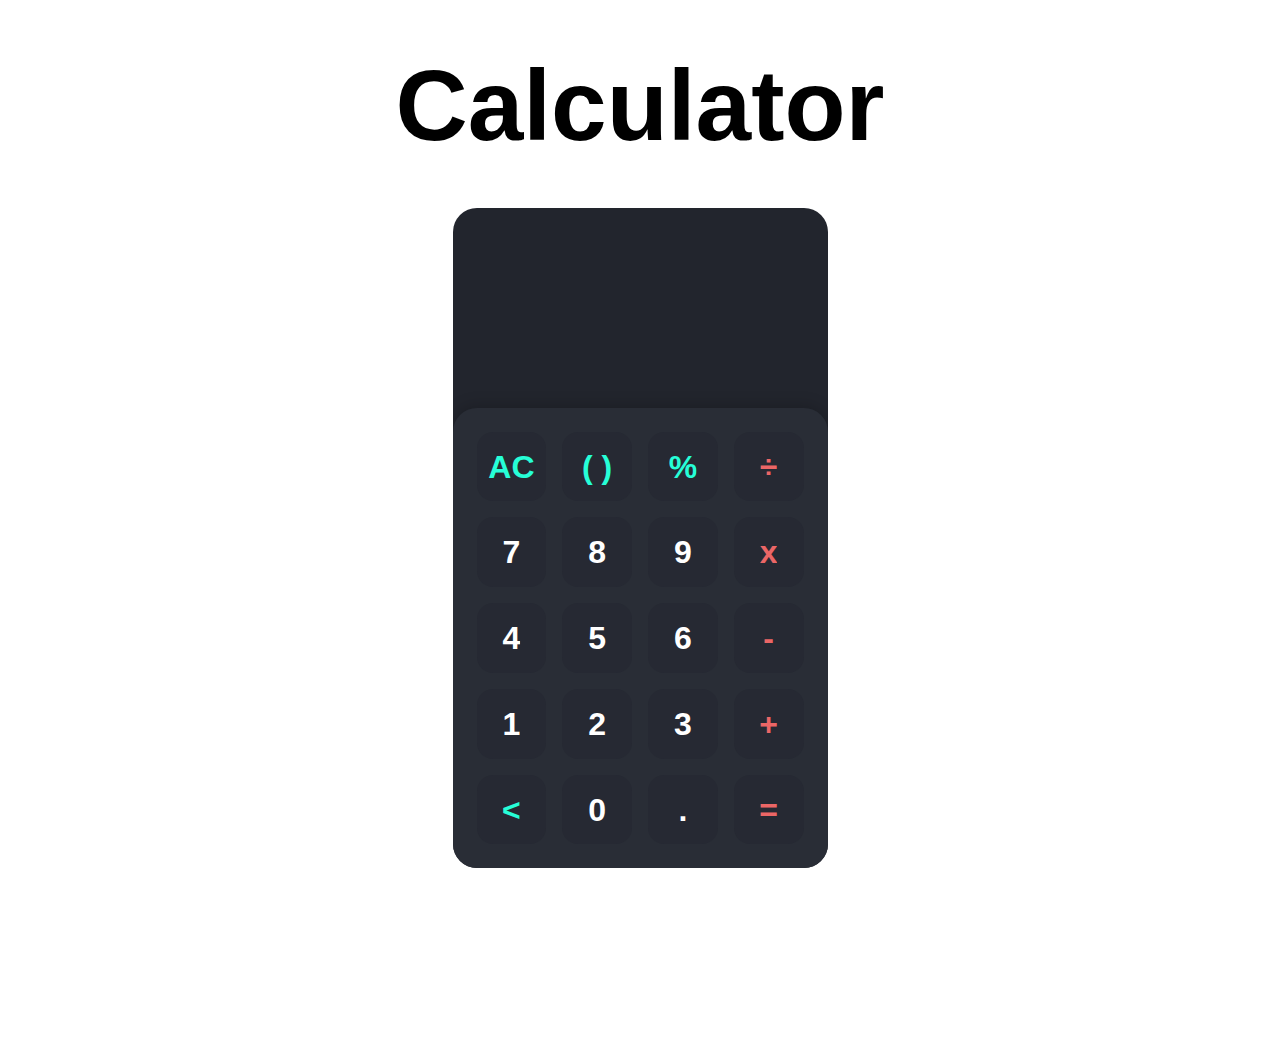
<file: Task - 01/Calculator/index.html>
<!DOCTYPE html>
<html lang="en">

<head>
    <meta charset="UTF-8">
    <meta http-equiv="X-UA-Compatible" content="IE=edge">
    <meta name="viewport" content="width=device-width, initial-scale=1.0">
    <link rel="shortcut icon" type="image/png" href="Images/calculator.png" />
    <title>Calculator</title>
    <link rel="stylesheet" href="main.css" />
</head>

<body>
    <H1>Calculator</H1>
    <div class="app">

        <div class="calculator">

            <div class="display">
                <div class="content">
                    <div class="input"></div>
                    <div class="output"></div>
                </div>
            </div>

            <div class="keys">

                <div data-key="clear" class="key action">
                    <span>AC</span>
                </div>

                <div data-key="brackets" class="key action">
                    <span>( )</span>
                </div>

                <div data-key="%" class="key action">
                    <span>%</span>
                </div>

                <div data-key="/" class="key operator">
                    <span>÷</span>
                </div>

                <div data-key="7" class="key">
                    <span>7</span>
                </div>

                <div data-key="8" class="key">
                    <span>8</span>
                </div>

                <div data-key="9" class="key">
                    <span>9</span>
                </div>

                <div data-key="*" class="key operator">
                    <span>x</span>
                </div>

                <div data-key="4" class="key">
                    <span>4</span>
                </div>

                <div data-key="5" class="key">
                    <span>5</span>
                </div>

                <div data-key="6" class="key">
                    <span>6</span>
                </div>

                <div data-key="-" class="key operator">
                    <span>-</span>
                </div>

                <div data-key="1" class="key">
                    <span>1</span>
                </div>

                <div data-key="2" class="key">
                    <span>2</span>
                </div>

                <div data-key="3" class="key">
                    <span>3</span>
                </div>

                <div data-key="+" class="key operator">
                    <span>+</span>
                </div>

                <div data-key="backspace" class="key action">
                    <span>&lt;</span>
                </div>

                <div data-key="0" class="key">
                    <span>0</span>
                </div>

                <div data-key="." class="key">
                    <span>.</span>
                </div>

                <div data-key="=" class="key operator">
                    <span>=</span>
                </div>
            </div>

        </div>

    </div>

    <script src="main.js"></script>
</body>

</html>
</file>
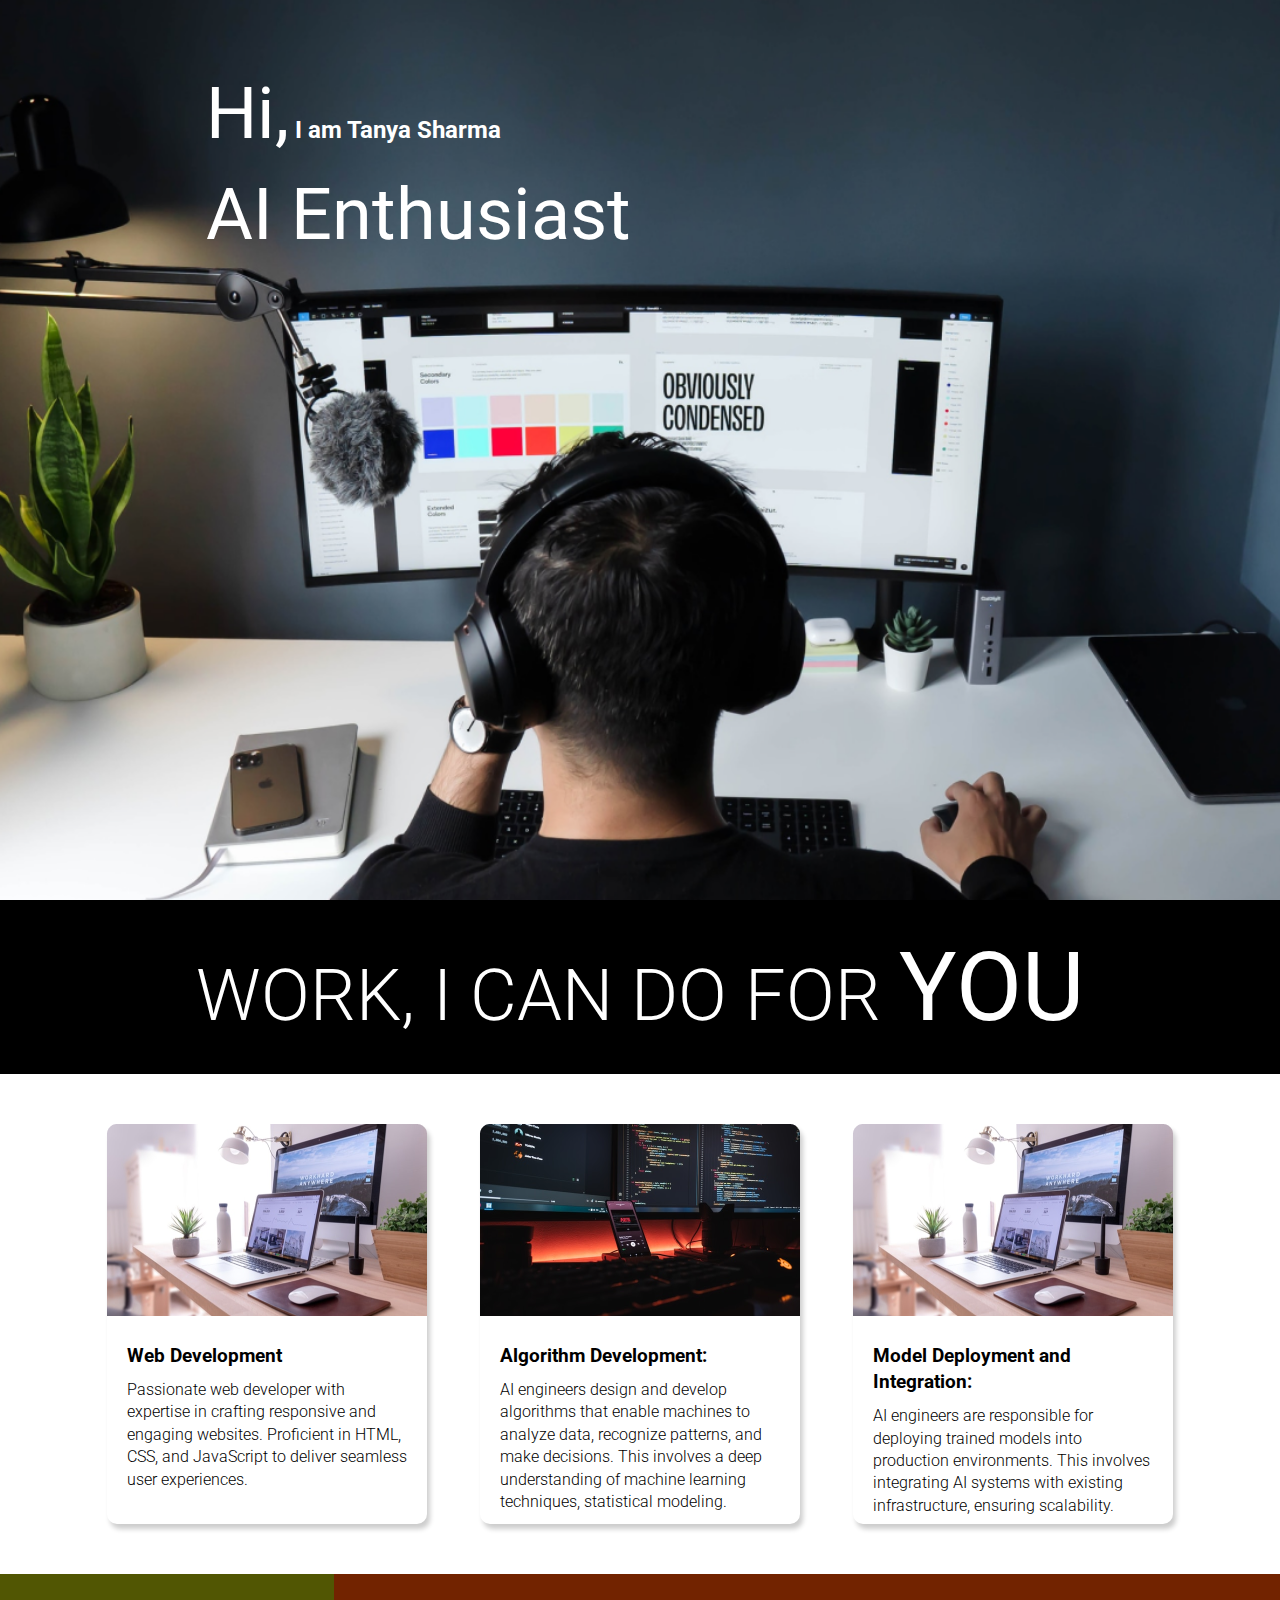
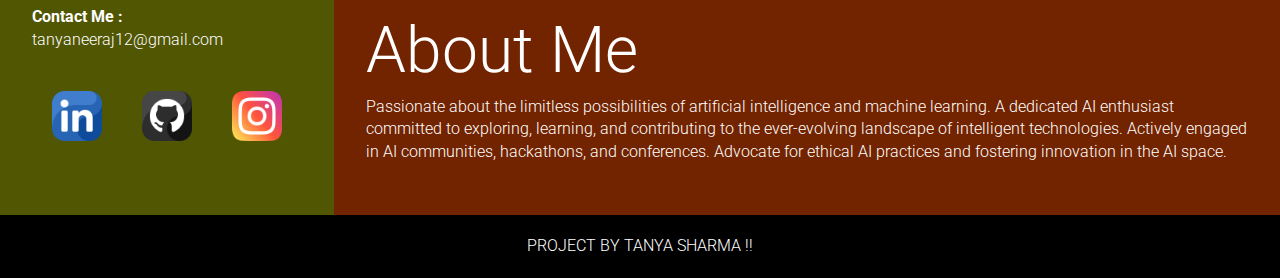
<file: Task - 01/Landing Page/index.html>
<!DOCTYPE html>
<html lang="en">

<head>
    <meta charset="UTF-8" />
    <meta http-equiv="X-UA-Compatible" content="IE=edge" />
    <meta name="viewport" content="width=device-width, initial-scale=1.0" />
    <title>Developer | Landing Page</title>
    <link rel="stylesheet" href="style.css" />
</head>

<body>
    <section class="hero_section">
        <div class="text_container">
            <h2><span class="lg_text">Hi,</span> I am Tanya Sharma</h2>
            <h1 class="lg_text">AI Enthusiast</h1>
        </div>
    </section>
    <section class="black_box">
        <h2>WORK, I CAN DO FOR <span>YOU</span></h2>
    </section>
    <section class="work">
        <div class="grid_item">
            <div class="card">
                <div class="image_container">
                    <img src="images/web.png" alt="web development" />
                </div>
                <div class="card_content">
                    <h3>Web Development</h3>
                    <p>
                        Passionate web developer with expertise in crafting responsive and engaging websites. Proficient in HTML, CSS, and JavaScript to deliver seamless user experiences.
                    </p>
                </div>
            </div>
        </div>
        <div class="grid_item">
            <div class="card">
                <div class="image_container">
                    <img src="images/mobile.png" alt="app development" />
                </div>
                <div class="card_content">
                    <h3>Algorithm Development:</h3>
                    <p>
                        AI engineers design and develop algorithms that enable machines to analyze data, recognize patterns, and make decisions. This involves a deep understanding of machine learning techniques, statistical modeling.
                    </p>
                </div>
            </div>
        </div>
        <div class="grid_item">
            <div class="card">
                <div class="image_container">
                    <img src="images/web.png" alt="web development" />
                </div>
                <div class="card_content">
                    <h3>Model Deployment and Integration:</h3>
                    <p>
                        AI engineers are responsible for deploying trained models into production environments. This involves integrating AI systems with existing infrastructure, ensuring scalability.
                    </p>
                </div>
            </div>
        </div>
    </section>
    <section class="bottom_section">
        <div class="contact">
            <h4>Contact Me : </h4>

            <p>tanyaneeraj12@gmail.com</p>
            <ul class="social-icons">
                <li>

                    <a href="https://www.linkedin.com/in/tanya-sharma-239002254/"><img src="images/linkedin.png" alt="linkedin" class="icons"></a>
                </li>
                <li>
                    <a href="https://github.com/TANYASHARMA2226"><img src="images/github.png" alt="github" class="icons"></a>
                </li>
                <li>
                    <a href="https://www.instagram.com/t.a.n.y.a._204/"><img src="images/instagram.png" alt="instagram" class="icons"></a>
                </li>
            </ul>
        </div>
        <div class="about">
            <h2>About Me</h2>
            <p>
                Passionate about the limitless possibilities of artificial intelligence and machine learning. A dedicated AI enthusiast committed to exploring, learning, and contributing to the ever-evolving landscape of intelligent technologies.
                Actively engaged in AI communities, hackathons, and conferences. Advocate for ethical AI practices and fostering innovation in the AI space.
            </p>

        </div>
    </section>
    <footer>Project By Tanya Sharma !!</footer>
</body>

</html>
</file>
<file: Task - 01/Calculator/main.css>
* {
    margin: 0;
    padding: 0;
    box-sizing: border-box;
    font-family: sans-serif;
    overflow-y: hidden;
}

.app {
    display: flex;
    justify-content: center;
    align-items: center;
    height: 100vh;
}

.calculator {
    background-color: #22252D;
    width: 100%;
    max-width: 375px;
    min-height: 640px;
    display: flex;
    flex-direction: column;
    border-radius: 1.5rem;
    overflow: hidden;
    margin-top: -150px;
}

.display {
    min-height: 200px;
    padding: 1.5rem;
    display: flex;
    justify-content: flex-end;
    align-items: flex-end;
    color: white;
    text-align: right;
    flex: 1 1 0%;
}

.display .content {
    display: flex;
    flex-direction: column;
    justify-content: flex-end;
    width: 100%;
    max-width: 100%;
    overflow: auto;
}

.display .input {
    width: 100%;
    font-size: 1.25rem;
    margin-bottom: 0.5rem;
}

.display .output {
    font-size: 3rem;
    font-weight: 700;
    width: 100%;
    white-space: nowrap;
}

.display .operator {
    color: #EB6666;
}

.display .brackets,
.display .percent {
    color: #26FED7;
}

.keys {
    background-color: #292D36;
    padding: 1.5rem;
    border-radius: 1.5rem 1.5rem 0 0;
    display: grid;
    grid-template-columns: repeat(4, 1fr);
    grid-template-rows: repeat(5, 1fr);
    grid-gap: 1rem;
    box-shadow: 0px -2px 16px rgba(0, 0, 0, 0.2);
}

.keys .key {
    position: relative;
    cursor: pointer;
    display: block;
    height: 0;
    padding-top: 100%;
    background-color: #262933;
    border-radius: 1rem;
    transition: 0.2s;
}

.keys .key span {
    position: absolute;
    top: 50%;
    left: 50%;
    transform: translate(-50%, -50%);
    font-size: 2rem;
    font-weight: 700;
    color: #FFF;
}

.keys .key:hover {
    box-shadow: inset 0px 0px 8px rgba(0, 0, 0, 0.2);
}

.keys .key.operator span {
    color: #EB6666;
}

.keys .key.action span {
    color: #26FED7;
}

h1 {
    text-align: center;
    margin-top: 19px;
    padding-top: 29px;
    text-decoration: 2px solid black;
    font-size: 100px;
    top: 30px;
}

.body {
    overflow-y: hidden;
}
</file>
<file: Task - 01/Landing Page/style.css>
@import url("https://fonts.googleapis.com/css2?family=Roboto:ital,wght@0,100;0,300;0,400;0,500;0,700;0,900;1,100;1,300;1,400;1,500;1,700;1,900&display=swap");
* {
    margin: 0;
    padding: 0;
    box-sizing: border-box;
}

html,
body {
    line-height: 1.4;
    font-weight: 300;
    font-family: "Roboto", sans-serif;
}

.hero_section {
    background-image: url(images/developer.png);
    min-height: 100vh;
    background-position: center;
    background-size: cover;
    background-repeat: no-repeat;
}

.text_container {
    color: white;
    max-width: 900px;
    margin: 0 auto;
    padding-top: 64px;
    padding-left: 16px;
}

.lg_text {
    font-size: 72px;
    font-weight: 400;
}

.black_box {
    background-color: #000;
    padding: 20px;
}

.black_box h2 {
    font-size: 72px;
    color: white;
    text-align: center;
    font-weight: 300;
}

.black_box h2 span {
    font-weight: 400;
    font-size: 96px;
}

.work {
    display: grid;
    gap: 20px;
    grid-template-columns: repeat(auto-fit, minmax(320px, 1fr));
    max-width: 1100px;
    margin: 50px auto;
}

.grid_item {
    display: flex;
    justify-content: center;
    align-items: center;
}

.card {
    max-width: 320px;
    height: 400px;
    border-radius: 10px;
    box-shadow: 3px 5px 5px rgba(1, 1, 1, 0.2);
    transition: 0.2s ease-in-out;
}

.card:hover {
    transform: scale(1.04);
    box-shadow: 3px 5px 5px rgba(1, 1, 1, 0.3);
    transition: 0.2s ease-in-out;
}

.card_content {
    padding: 20px;
}

.card_content h3 {
    margin-bottom: 10px;
}

.bottom_section {
    display: flex;
    justify-content: space-around;
}

.contact {
    background-color: #515603;
}

.about {
    background-color: #722300;
}

.contact,
.about {
    min-height: 100px;
    padding: 32px;
    color: white;
}

.about h2,
.contact h2 {
    font-size: 64px;
    font-weight: 300;
}

.about p,
.contact p {
    margin-bottom: 20px;
}

footer {
    text-align: center;
    text-transform: uppercase;
    background-color: #000;
    padding: 20px;
    color: white;
}

@media (max-width: 786px) {
    .hero_section {
        min-height: 50vh;
    }
    .text_container {
        padding: 10px 0;
        text-align: center;
    }
    .lg_text {
        font-size: 32px;
    }
    .black_box h2 {
        font-size: 24px;
    }
    .black_box h2 span {
        font-weight: 400;
        font-size: 32px;
    }
    .bottom_section {
        flex-direction: column;
    }
    h1 {
        font-size: 32px;
    }
    .about h2,
    .contact h2 {
        font-size: 32px;
    }
}


/* Add your preferred styles for the icons here */

.social-icons {
    list-style: none;
    padding: 0;
    display: flex;
}

.social-icons a {
    text-decoration: none;
    color: #333;
    font-size: 24px;
}


/* LinkedIn icon */

.linkedin-icon:before {
    content: "\f08c";
    /* Unicode for LinkedIn icon */
}


/* GitHub icon */

.github-icon:before {
    content: "\f09b";
    /* Unicode for GitHub icon */
}


/* Instagram icon */

.instagram-icon:before {
    content: "\f16d";
    /* Unicode for Instagram icon */
}

.icons {
    width: 50px;
    margin: 20px;
}
</file>
